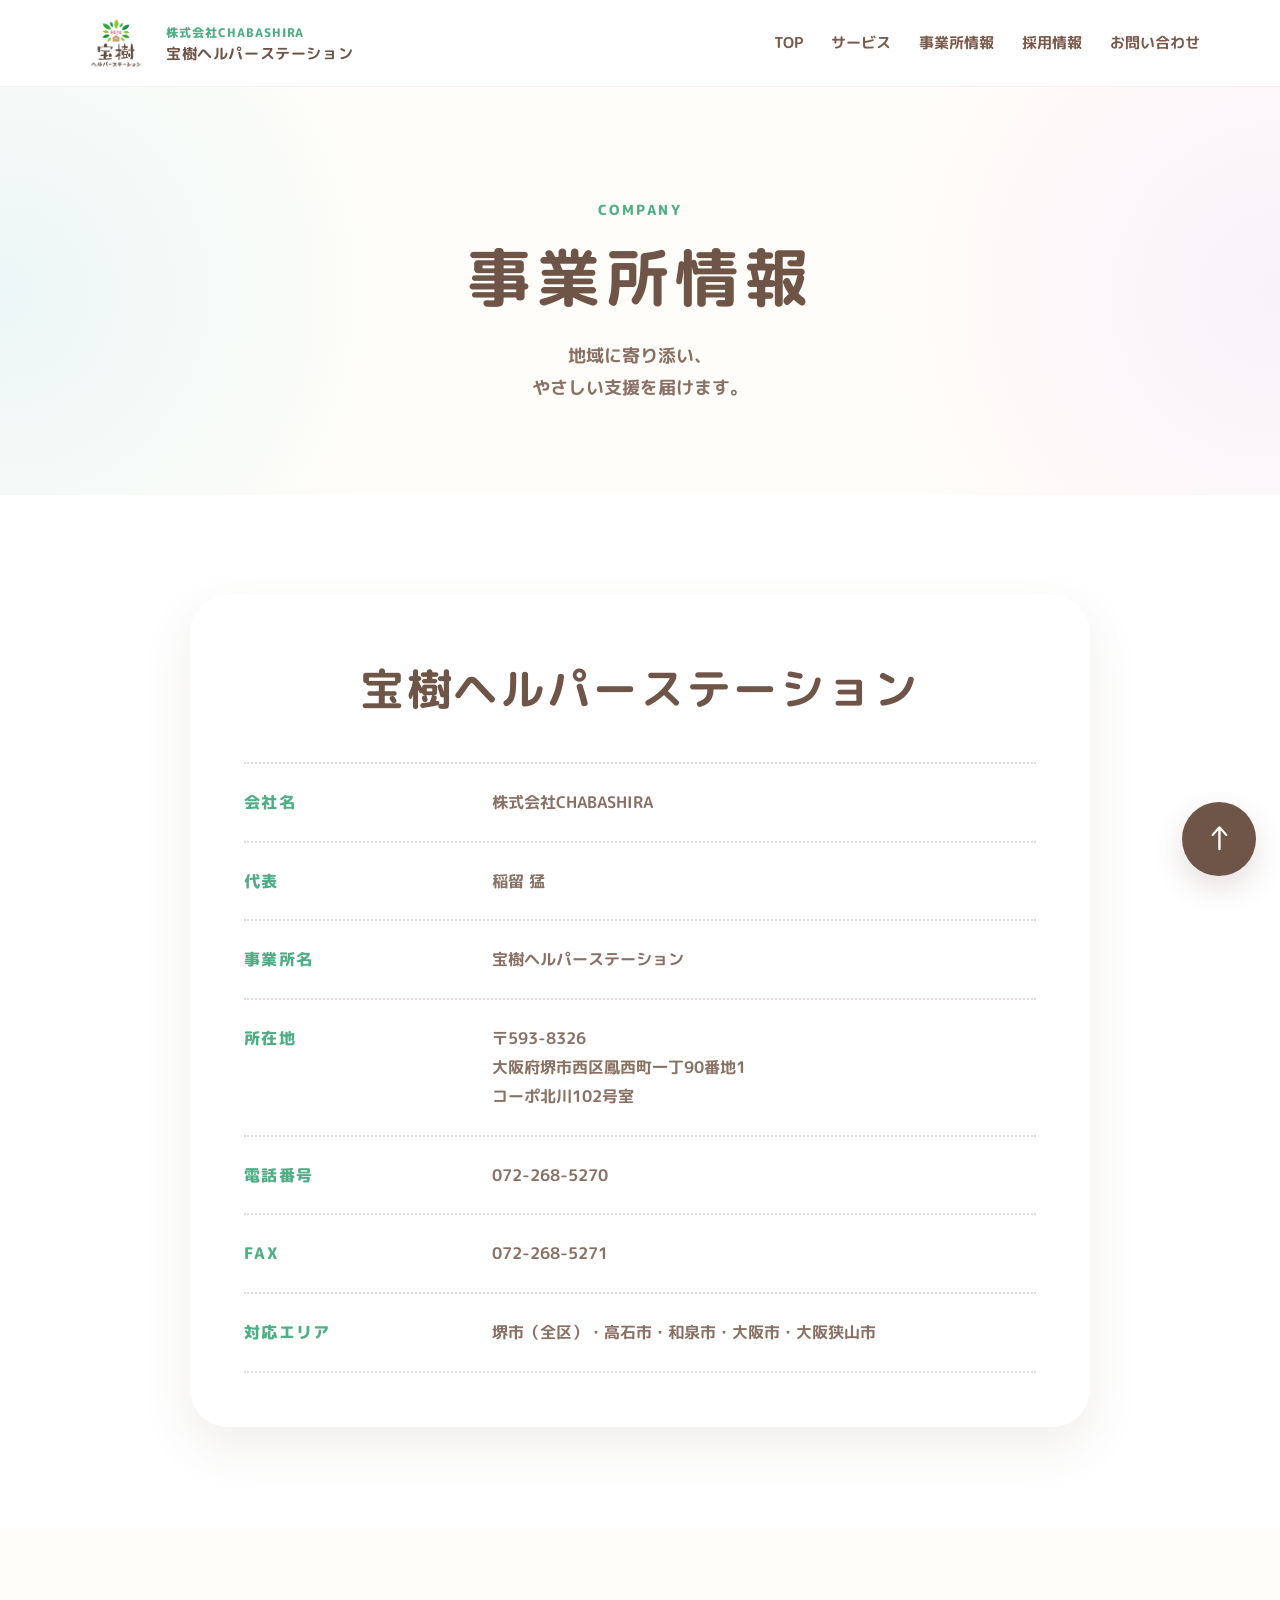
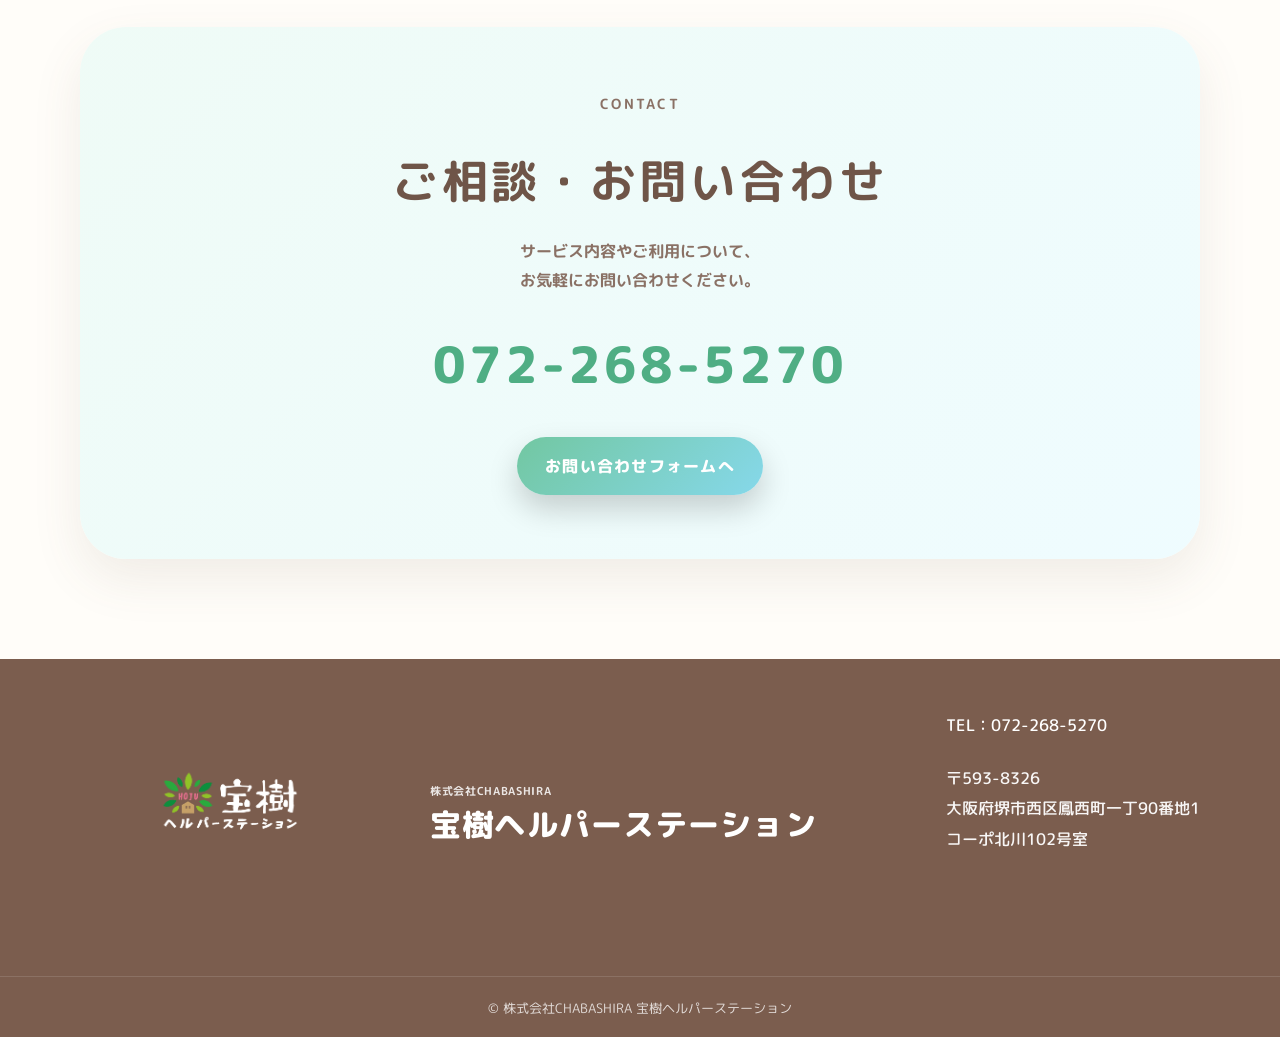
<file: company.html>
<!DOCTYPE html>
<html lang="ja">
<head>
  <meta charset="UTF-8">
  <meta name="viewport" content="width=device-width, initial-scale=1.0">

  <title>事業所情報｜宝樹ヘルパーステーション</title>

  <meta
  name="description"
  content="宝樹ヘルパーステーションの事業所情報です。所在地、電話番号、FAX、対応エリアなどをご案内しています。"
  >

  <link rel="icon" href="/img/favicon.png" type="image/png">
  <link rel="shortcut icon" href="/img/favicon.png" type="image/png">
  <link rel="apple-touch-icon" sizes="180x180" href="/img/favicon.png">

  <link rel="stylesheet" href="css/style.css">

  <link rel="preconnect" href="https://fonts.googleapis.com">
  <link rel="preconnect" href="https://fonts.gstatic.com" crossorigin>

  <link href="https://fonts.googleapis.com/css2?family=M+PLUS+Rounded+1c:wght@400;500;700;800&display=swap" rel="stylesheet">
</head>

<body>

<header class="header">

  <div class="container header-inner">

    <a href="index.html" class="logo">

      <img
        src="img/logo-hoju1.jpg"
        alt="宝樹ヘルパーステーション ロゴ"
        width="58"
        height="58"
      >

      <span>
        <small>株式会社CHABASHIRA</small>
        <strong>宝樹ヘルパーステーション</strong>
      </span>

    </a>

    <button class="menu-button" aria-label="メニューを開く">
      <span></span>
      <span></span>
      <span></span>
    </button>

    <nav class="nav">
      <a href="index.html">TOP</a>
      <a href="service.html">サービス</a>
      <a href="company.html">事業所情報</a>
      <a href="recruit.html">採用情報</a>
      <a href="index.html#contact">お問い合わせ</a>
    </nav>

  </div>

</header>

<main id="top">

<section class="page-hero">

  <div class="container">

    <p class="section-en">
      COMPANY
    </p>

    <h1>
      事業所情報
    </h1>

    <p>
      地域に寄り添い、<br>
      やさしい支援を届けます。
    </p>

  </div>

</section>

<section class="company">

  <div class="container">

    <div class="company-box">

      <h2>
        宝樹ヘルパーステーション
      </h2>

      <dl class="company-list">

        <div>
          <dt>会社名</dt>

          <dd>
            株式会社CHABASHIRA
          </dd>
        </div>
        
        <div>
          <dt>代表</dt>
          
          <dd>
            稲留 猛
          </dd>
        </div>

        <div>
          <dt>事業所名</dt>

          <dd>
            宝樹ヘルパーステーション
          </dd>
        </div>

        <div>
          <dt>所在地</dt>

          <dd>
            〒593-8326<br>
            大阪府堺市西区鳳西町一丁90番地1<br>
            コーポ北川102号室
          </dd>
        </div>

        <div>
          <dt>電話番号</dt>

          <dd>
            <a href="tel:0722685270">
              072-268-5270
            </a>
          </dd>
        </div>

        <div>
          <dt>FAX</dt>

          <dd>
            072-268-5271
          </dd>
        </div>

        <div>
          <dt>対応エリア</dt>

          <dd>
            堺市（全区）・高石市・和泉市・大阪市・大阪狭山市
          </dd>
        </div>

      </dl>

    </div>

  </div>

</section>

<section class="contact-cta">

  <div class="container">

    <div class="contact-box">

      <p class="section-en">
        CONTACT
      </p>

      <h2>
        ご相談・お問い合わせ
      </h2>

      <p>
        サービス内容やご利用について、<br>
        お気軽にお問い合わせください。
      </p>

      <a href="tel:0722685270" class="tel-link">
        072-268-5270
      </a>

      <div style="margin-top: 28px;">

        <a
          href="index.html#contact"
          class="btn-primary"
        >
          お問い合わせフォームへ
        </a>

      </div>

    </div>

  </div>

</section>

</main>

<footer class="footer">

  <div class="container footer-inner">

    <div class="footer-brand">
      <a href="index.html#top">
        <img
          src="img/logo-hoju2.png"
          alt="宝樹ヘルパーステーション ロゴ"
          width="260"
          height="139"
        >
      </a>

      <div class="footer-text">

        <p class="footer-company">
          株式会社CHABASHIRA
        </p>

        <p class="footer-name">
          宝樹ヘルパーステーション
        </p>

      </div>

    </div>

    <div class="footer-info">

      <p>
        TEL：072-268-5270
      </p>

      <p class="footer-address">

        〒593-8326<br>
        大阪府堺市西区鳳西町一丁90番地1<br>
        コーポ北川102号室

      </p>

    </div>

  </div>

  <p class="copyright">
    © 株式会社CHABASHIRA 宝樹ヘルパーステーション
  </p>

</footer>

<a href="#top" class="to-top" aria-label="TOPへ戻る">
  ↑
</a>

<script>
const menuButton = document.querySelector('.menu-button');
const nav = document.querySelector('.nav');

menuButton.addEventListener('click', () => {
  nav.classList.toggle('open');
  menuButton.classList.toggle('active');
});
</script>

</body>
</html>
</file>
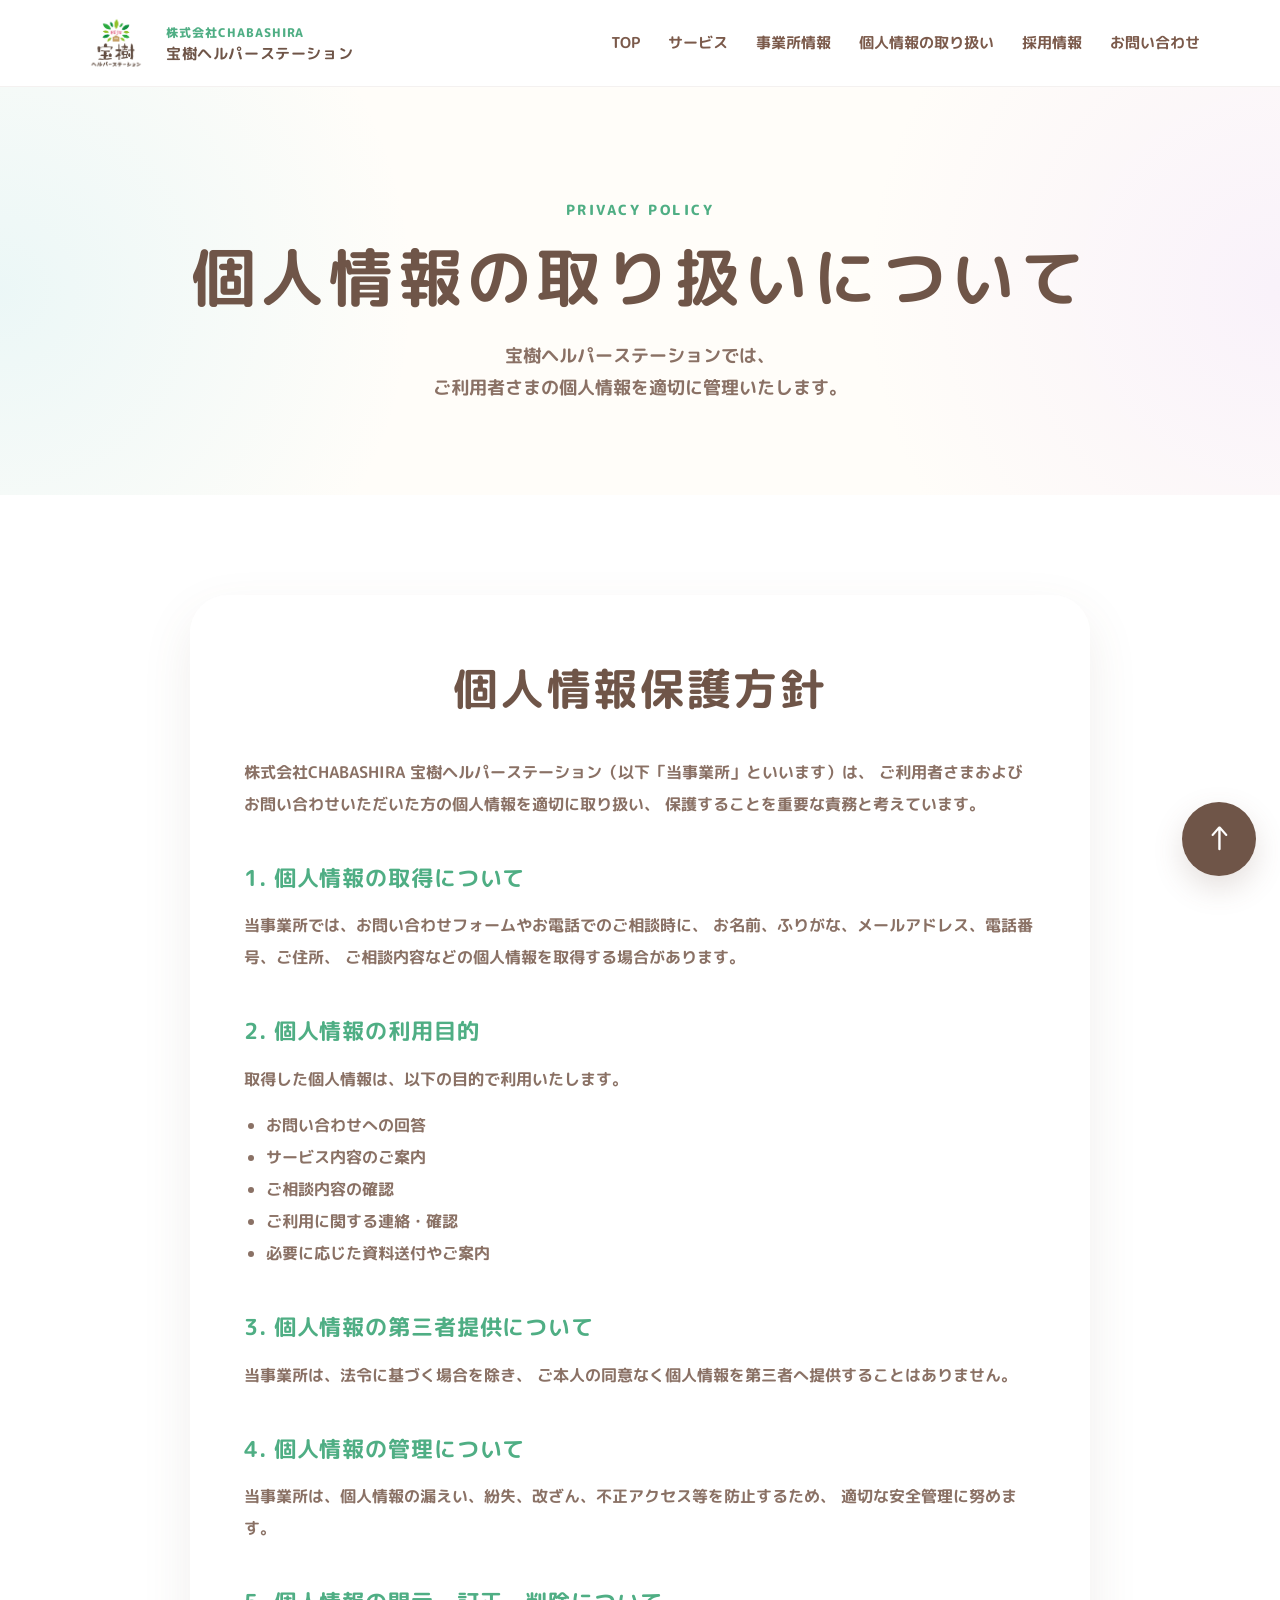
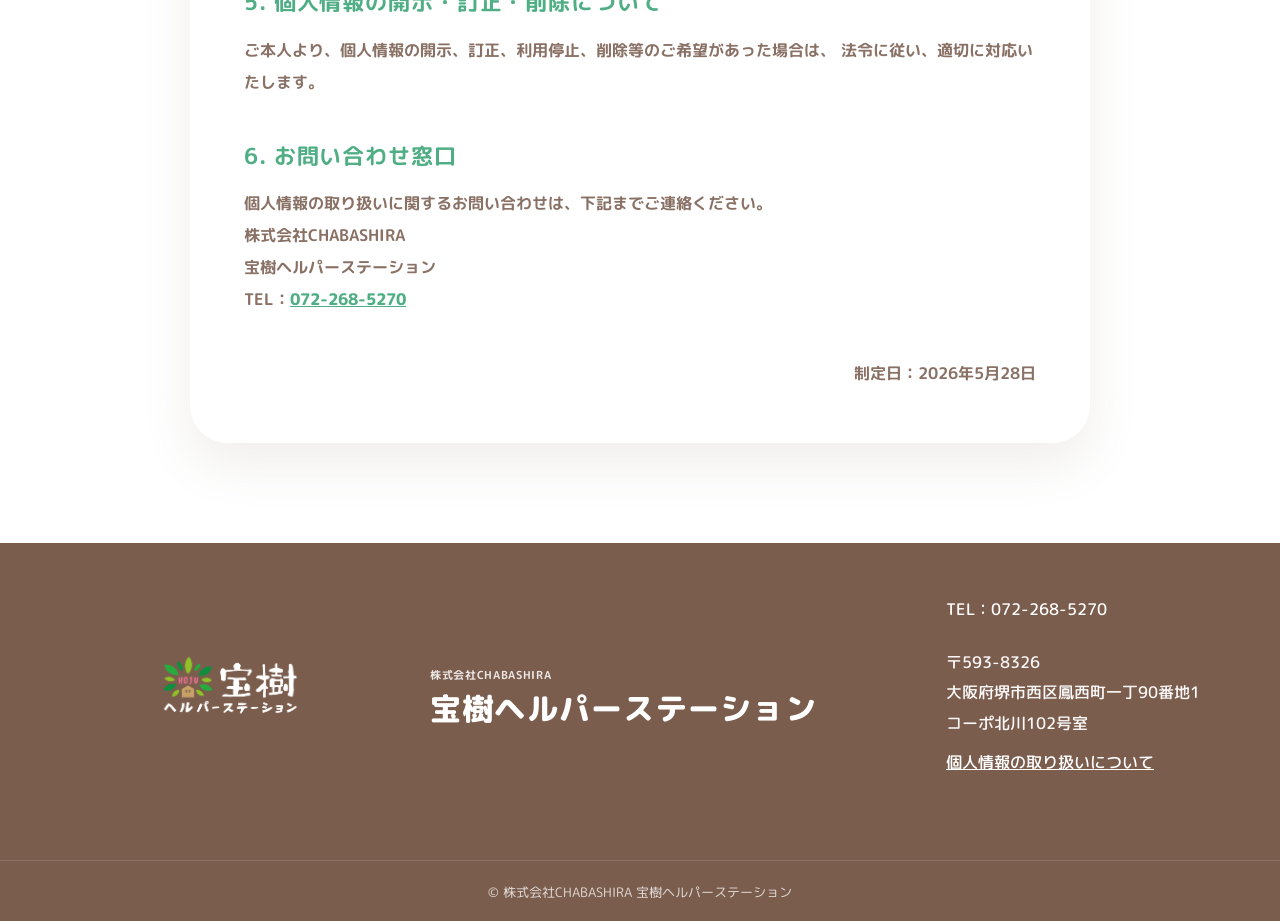
<file: privacy.html>
<!DOCTYPE html>
<html lang="ja">
<head>
  <meta charset="UTF-8">
  <meta name="viewport" content="width=device-width, initial-scale=1.0">

  <title>個人情報の取り扱いについて｜宝樹ヘルパーステーション</title>
  <meta
  name="description"
  content="株式会社CHABASHIRA 宝樹ヘルパーステーションの個人情報の取り扱いについてご案内しています。"
  >

  <link rel="icon" href="/img/favicon.png" type="image/png">
  <link rel="shortcut icon" href="/img/favicon.png" type="image/png">
  <link rel="apple-touch-icon" sizes="180x180" href="/img/favicon.png">

  <link rel="stylesheet" href="css/style.css">

  <link rel="preconnect" href="https://fonts.googleapis.com">
  <link rel="preconnect" href="https://fonts.gstatic.com" crossorigin>
  <link href="https://fonts.googleapis.com/css2?family=M+PLUS+Rounded+1c:wght@400;500;700;800&display=swap" rel="stylesheet">
</head>

<body>

<header class="header">
  <div class="container header-inner">

    <a href="index.html" class="logo">
      <img src="img/logo-hoju1.jpg" alt="宝樹ヘルパーステーション ロゴ" width="58" height="58">

      <span>
        <small>株式会社CHABASHIRA</small>
        <strong>宝樹ヘルパーステーション</strong>
      </span>
    </a>

    <button class="menu-button" aria-label="メニューを開く">
      <span></span>
      <span></span>
      <span></span>
    </button>

    <nav class="nav">
      <a href="index.html">TOP</a>
      <a href="service.html">サービス</a>
      <a href="company.html">事業所情報</a>
      <a href="privacy.html">個人情報の取り扱い</a>
      <a href="recruit.html">採用情報</a>
      <a href="index.html#contact">お問い合わせ</a>
    </nav>

  </div>
</header>

<main id="top">

<section class="page-hero">
  <div class="container">
    <p class="section-en">PRIVACY POLICY</p>
    <h1>個人情報の取り扱いについて</h1>
    <p>
      宝樹ヘルパーステーションでは、<br>
      ご利用者さまの個人情報を適切に管理いたします。
    </p>
  </div>
</section>

<section class="privacy">
  <div class="container">

    <div class="privacy-box">

      <h2>個人情報保護方針</h2>

      <p>
        株式会社CHABASHIRA 宝樹ヘルパーステーション（以下「当事業所」といいます）は、
        ご利用者さまおよびお問い合わせいただいた方の個人情報を適切に取り扱い、
        保護することを重要な責務と考えています。
      </p>

      <h3>1. 個人情報の取得について</h3>
      <p>
        当事業所では、お問い合わせフォームやお電話でのご相談時に、
        お名前、ふりがな、メールアドレス、電話番号、ご住所、
        ご相談内容などの個人情報を取得する場合があります。
      </p>

      <h3>2. 個人情報の利用目的</h3>
      <p>
        取得した個人情報は、以下の目的で利用いたします。
      </p>

      <ul>
        <li>お問い合わせへの回答</li>
        <li>サービス内容のご案内</li>
        <li>ご相談内容の確認</li>
        <li>ご利用に関する連絡・確認</li>
        <li>必要に応じた資料送付やご案内</li>
      </ul>

      <h3>3. 個人情報の第三者提供について</h3>
      <p>
        当事業所は、法令に基づく場合を除き、
        ご本人の同意なく個人情報を第三者へ提供することはありません。
      </p>

      <h3>4. 個人情報の管理について</h3>
      <p>
        当事業所は、個人情報の漏えい、紛失、改ざん、不正アクセス等を防止するため、
        適切な安全管理に努めます。
      </p>

      <h3>5. 個人情報の開示・訂正・削除について</h3>
      <p>
        ご本人より、個人情報の開示、訂正、利用停止、削除等のご希望があった場合は、
        法令に従い、適切に対応いたします。
      </p>

      <h3>6. お問い合わせ窓口</h3>
      <p>
        個人情報の取り扱いに関するお問い合わせは、下記までご連絡ください。
      </p>

      <p>
        株式会社CHABASHIRA<br>
        宝樹ヘルパーステーション<br>
        TEL：<a href="tel:0722685270">072-268-5270</a>
      </p>

      <p class="privacy-date">
        制定日：2026年5月28日
      </p>

    </div>

  </div>
</section>

</main>

<footer class="footer">
  <div class="container footer-inner">

    <div class="footer-brand">
      <a href="index.html#top">
      <img src="img/logo-hoju2.png" alt="宝樹ヘルパーステーション ロゴ" width="260" height="139">
      </a>

      <div class="footer-text">
        <p class="footer-company">株式会社CHABASHIRA</p>
        <p class="footer-name">宝樹ヘルパーステーション</p>
      </div>
    </div>

    <div class="footer-info">
      <p>TEL：072-268-5270</p>

      <p class="footer-address">
        〒593-8326<br>
        大阪府堺市西区鳳西町一丁90番地1<br>
        コーポ北川102号室
      </p>

      <p>
        <a href="privacy.html">個人情報の取り扱いについて</a>
      </p>
    </div>

  </div>

  <p class="copyright">
    © 株式会社CHABASHIRA 宝樹ヘルパーステーション
  </p>
</footer>

<a href="#top" class="to-top" aria-label="TOPへ戻る">↑</a>

<script>
const menuButton = document.querySelector('.menu-button');
const nav = document.querySelector('.nav');

menuButton.addEventListener('click', () => {
  nav.classList.toggle('open');
  menuButton.classList.toggle('active');
});
</script>

</body>
</html>
</file>
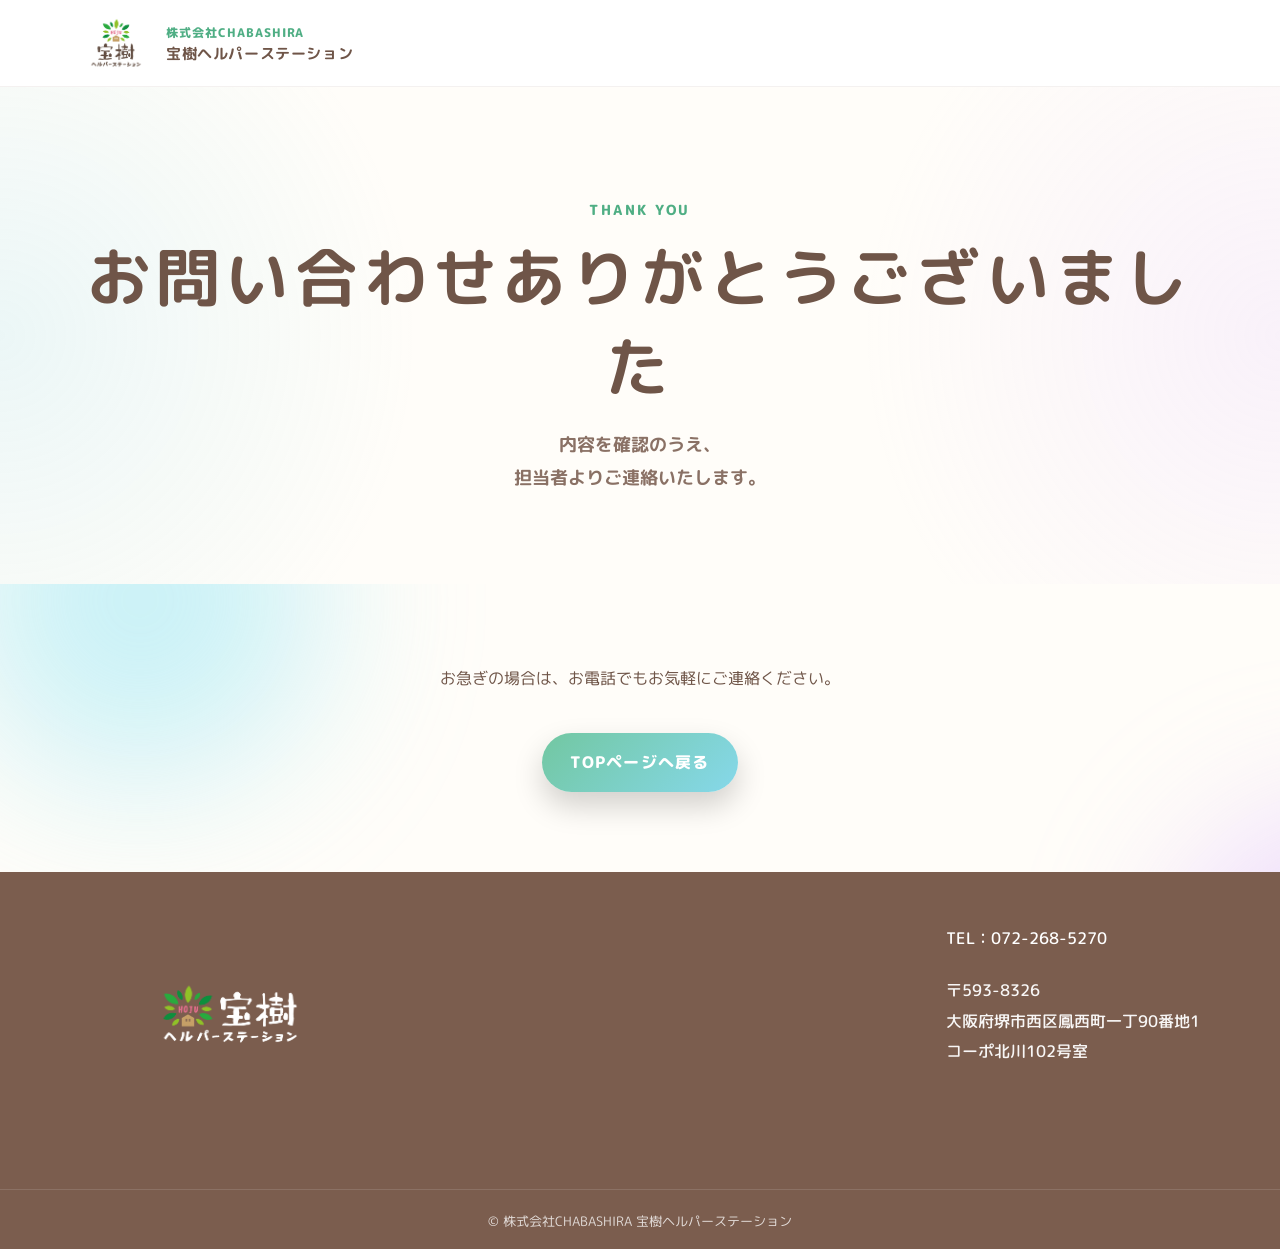
<file: thanks.html>
<!DOCTYPE html>
<html lang="ja">
<head>
  <meta charset="UTF-8">
  <meta name="viewport" content="width=device-width, initial-scale=1.0">
  <meta name="robots" content="noindex">

  <title>お問い合わせありがとうございました｜宝樹ヘルパーステーション</title>

  <link rel="icon" href="/img/favicon.png" type="image/png">
  <link rel="shortcut icon" href="/img/favicon.png" type="image/png">
  <link rel="apple-touch-icon" sizes="180x180" href="/img/favicon.png">

  <link rel="stylesheet" href="css/style.css">

  <link rel="preconnect" href="https://fonts.googleapis.com">
  <link rel="preconnect" href="https://fonts.gstatic.com" crossorigin>

  <link href="https://fonts.googleapis.com/css2?family=M+PLUS+Rounded+1c:wght@400;500;700;800&display=swap" rel="stylesheet">
</head>

<body>

<header class="header">

  <div class="container header-inner">

    <a href="index.html" class="logo">

      <img
        src="img/logo-hoju1.jpg"
        alt="宝樹ヘルパーステーション ロゴ"
        width="58"
        height="58"
      >

      <span>
        <small>株式会社CHABASHIRA</small>
        <strong>宝樹ヘルパーステーション</strong>
      </span>

    </a>

  </div>

</header>

<main>

<section class="page-hero">

  <div class="container">

    <p class="section-en">
      THANK YOU
    </p>

    <h1>
      お問い合わせありがとうございました
    </h1>

    <p>
      内容を確認のうえ、<br>
      担当者よりご連絡いたします。
    </p>

  </div>

</section>

<section style="padding:80px 0;">

  <div class="container" style="text-align:center;">

    <p style="margin-bottom:40px;">
      お急ぎの場合は、お電話でもお気軽にご連絡ください。
    </p>

    <a
      href="index.html"
      class="btn-primary"
    >
      TOPページへ戻る
    </a>

  </div>

</section>

</main>

<footer class="footer">

  <div class="container footer-inner">

    <div class="footer-brand">

      <img
        src="img/logo-hoju2.png"
        alt="宝樹ヘルパーステーション ロゴ"
        width="260"
        height="139"
      >

    </div>

    <div class="footer-info">

      <p>TEL：072-268-5270</p>

      <p class="footer-address">
        〒593-8326<br>
        大阪府堺市西区鳳西町一丁90番地1<br>
        コーポ北川102号室
      </p>

    </div>

  </div>

  <p class="copyright">
    © 株式会社CHABASHIRA 宝樹ヘルパーステーション
  </p>

</footer>

</body>
</html>
</file>
<file: css/style.css>
:root {
  --brown: #6f5548;
  --brown-light: #8a7165;
  --green: #72c7a1;
  --green-deep: #4fae84;
  --green-dark: #173c2b;
  --green-light: #eefbf6;
  --sky: #86d8ea;
  --sky-light: #eefcff;
  --cream: #fffdf9;
  --white: #ffffff;
  --shadow: 0 20px 50px rgba(111, 85, 72, .1);
}

* {
  margin: 0;
  padding: 0;
  box-sizing: border-box;
}

html {
  width: 100%;
  max-width: 100%;
  scroll-behavior: smooth;
  overflow-x: clip;
}

body {
  width: 100%;
  max-width: 100%;
  font-family: 'M PLUS Rounded 1c', sans-serif;
  color: var(--brown);
  line-height: 1.8;
  background: var(--cream);
  overflow-x: clip;
  position: relative;
}

a {
  color: inherit;
  text-decoration: none;
}

img,
video {
  display: block;
  max-width: 100%;
}

img {
  filter: saturate(94%);
}

main {
  overflow-x: hidden;
}

main {
  position: relative;
}

.service-detail {
  position: relative;
  overflow: hidden;
}

.service-detail::before {
  content: "";
  position: absolute;
  width: 260px;
  height: 260px;
  border-radius: 50%;
  background: #ffd8e8;
  filter: blur(90px);
  opacity: .4;
  top: 120px;
  right: -80px;
}

.company {
  position: relative;
  overflow: hidden;
}

.company::before {
  content: "";
  position: absolute;
  width: 260px;
  height: 260px;
  border-radius: 50%;
  background: #c8b0ff;
  filter: blur(90px);
  opacity: 0;
  bottom: 40px;
  left: -80px;
}

.container {
  width: min(1120px, calc(100% - 32px));
  margin: auto;
}

body::before,
body::after {
  content: "";
  position: fixed;
  z-index: -1;
  border-radius: 50%;
  filter: blur(80px);
  opacity: .55;
  max-width: 100vw;
}

body::before {
  width: 360px;
  height: 360px;
  background: #9fe8f5;
  left: -40px;
  top: 420px;
}

body::after {
  width: 340px;
  height: 340px;
  background: #d9b7ff;
  right: -240px;
  bottom: -260px;
}

.header {
  position: sticky;
  top: 0;
  z-index: 100;
  width: 100%;
  background: rgba(255, 255, 255, .9);
  backdrop-filter: blur(14px);
  border-bottom: 1px solid rgba(111, 85, 72, .08);
}

.header-inner {
  position: relative;
  max-width: 1120px;
  height: 86px;
  display: flex;
  justify-content: space-between;
  align-items: center;
}

.logo {
  display: flex;
  align-items: center;
  gap: 14px;
}

.logo img {
  width: 72px;
  height: 72px;
  border-radius: 50%;
  object-fit: cover;
  transition: .35s ease;
}

.logo:hover img {
  transform: rotate(-4deg) scale(1.04);
}

.logo small {
  display: block;
  font-size: 12px;
  color: var(--green-deep);
  font-weight: 800;
  letter-spacing: .08em;
}

.logo strong {
  display: block;
  font-size: 15px;
  color: var(--brown);
  letter-spacing: .04em;
  line-height: 1.4;
}

.nav {
  display: flex;
  align-items: center;
  gap: 28px;
}

.nav a {
  position: relative;
  font-size: 0.95rem;
  font-weight: 700;
  color: #7b5a4b;
  text-decoration: none;
  transition: 0.3s;
  white-space: nowrap;
}

.nav a::after {
  content: "";
  position: absolute;
  left: 0;
  bottom: -8px;
  width: 0;
  height: 3px;
  border-radius: 999px;
  background: var(--green);
  transition: .3s ease;
}

.nav a:hover {
  color: var(--green-deep);
}

.nav a:hover::after {
  width: 100%;
}

.menu-button {
  display: none;
}


.services,
.area,
.about,
.strength,
.flow,
.voice,
.faq,
.contact,
.contact-cta,
.service-detail,
.company {
  padding: 100px 0;
}

.section-heading {
  text-align: center;
  margin-bottom: 58px;
}

.section-en {
  color: var(--green-deep);
  font-size: 14px;
  font-weight: 800;
  letter-spacing: .18em;
  margin-bottom: 10px;
}

.section-title {
  font-size: clamp(34px, 4vw, 50px);
  line-height: 1.4;
  letter-spacing: .08em;
  color: var(--brown);
}

.section-title.left {
  text-align: left;
}

.section-lead {
  margin-top: 14px;
  color: var(--brown-light);
  font-weight: 700;
}

.hero {
  position: relative;
  min-height: 780px;
  display: flex;
  align-items: center;
  overflow: hidden;
  background: var(--cream);
  padding: 70px 0;
}

.hero-bg {
  position: absolute;
  inset: 80px 4vw 50px 4vw;
  z-index: 0;
  overflow: hidden;
  border-radius: 80px 80px 170px 170px;
  opacity: 0;
  transform: translateY(34px) scale(.96);
  animation: heroImageIn 1.3s ease forwards;
  animation-delay: .9s;
}

.hero-bg video,
.hero-bg img {
  width: 100%;
  height: 100%;
  object-fit: cover;
  object-position: center;
  animation: heroZoom 12s ease-in-out infinite alternate;
}

.hero-overlay {
  position: absolute;
  inset: 80px 4vw 50px 4vw;
  z-index: 1;
  border-radius: 80px 80px 170px 170px;
  background: linear-gradient(
    90deg,
    rgba(23, 60, 43, .72),
    rgba(23, 60, 43, .30)
  );
  opacity: 0;
  animation: overlayIn 1.3s ease forwards;
  animation-delay: .9s;
}

.hero::before,
.hero::after {
  content: "";
  position: absolute;
  z-index: 0;
  filter: blur(6px);
  opacity: 0;
  transform: scale(.75);
  animation: blobIn 1.4s ease forwards, blobFloat 8s ease-in-out infinite;
}

.hero::before {
  width: 220px;
  height: 180px;
  background: #ffcfad;
  border-radius: 46% 54% 63% 37% / 42% 38% 62% 58%;
  top: 40px;
  left: 14%;
  animation-delay: .2s, 1.6s;
}

.hero::after {
  width: 240px;
  height: 180px;
  background: #c8b0ff;
  border-radius: 61% 39% 52% 48% / 41% 59% 41% 59%;
  bottom: 30px;
  right: 6%;
  animation-delay: .45s, 1.8s;
}

.hero-blur {
  position: absolute;
  border-radius: 50%;
  filter: blur(60px);
  opacity: .55;
  z-index: 0;
  animation: blobFloat 9s ease-in-out infinite;
}

.blur-1 {
  width: 260px;
  height: 260px;
  background: #9fe8f5;
  top: 80px;
  left: -60px;
  animation-delay: .2s;
}

.blur-2 {
  width: 220px;
  height: 220px;
  background: #ffd8e8;
  top: 120px;
  right: 8%;
  animation-delay: .8s;
}

.blur-3 {
  width: 260px;
  height: 260px;
  background: #ffe0b8;
  bottom: 60px;
  left: 12%;
  animation-delay: 1.4s;
}

.blur-4 {
  width: 280px;
  height: 280px;
  background: #d8c0ff;
  bottom: 20px;
  right: -30px;
  animation-delay: 2s;
}

.hero-content {
  position: relative;
  z-index: 2;
  color: white;
  max-width: 720px;
  margin: 0 auto;
  padding-inline: 40px;
  opacity: 0;
  transform: translateY(28px);
  animation: heroTextIn 1.1s ease forwards;
  animation-delay: 1.35s;
}

.hero-label {
  display: inline-block;
  padding: 10px 22px;
  margin-bottom: 28px;
  border-radius: 999px;
  background: rgba(255, 255, 255, .18);
  border: 1px solid rgba(255, 255, 255, .38);
  color: white;
  font-weight: 800;
  letter-spacing: .08em;
  backdrop-filter: blur(8px);
}

.hero h1 {
  font-size: clamp(42px, 5.2vw, 68px);
  line-height: 1.45;
  letter-spacing: .04em;
  color: white;
  text-shadow: 0 8px 28px rgba(0, 0, 0, .18);
}

.hero-copy {
  max-width: 680px;
  margin-top: 28px;
  margin-bottom: 34px;
  font-size: 19px;
  color: rgba(255, 255, 255, .92);
  font-weight: 700;
}

.hero-buttons {
  display: flex;
  flex-wrap: wrap;
  gap: 16px;
}

.btn-primary,
.btn-secondary {
  display: inline-flex;
  align-items: center;
  justify-content: center;
  min-width: 180px;
  padding: 15px 28px;
  border-radius: 999px;
  font-weight: 800;
  letter-spacing: .08em;
  transition: .35s ease;
}

.btn-primary {
  color: white;
  background: linear-gradient(135deg, var(--green), var(--sky));
  box-shadow: 0 14px 30px rgba(0, 0, 0, .18);
}

.btn-secondary {
  color: white;
  background: rgba(255, 255, 255, .14);
  border: 1px solid rgba(255, 255, 255, .55);
  backdrop-filter: blur(8px);
}

.btn-primary:hover,
.btn-secondary:hover {
  transform: translateY(-5px);
}

.hero-tel {
  margin-top: 36px;
  color: rgba(255, 255, 255, .86);
  font-weight: 700;
}

.hero-tel strong {
  display: block;
  margin-top: 4px;
  font-size: 32px;
  letter-spacing: .08em;
  color: white;
}

.about-inner {
  display: grid;
  grid-template-columns: 1fr .9fr;
  align-items: center;
  gap: 64px;
}

.about-image {
  position: relative;
}

.about-image img {
  width: 100%;
  height: 500px;
  object-fit: cover;
  border-radius: 48% 52% 46% 54% / 20% 18% 82% 80%;
  box-shadow: var(--shadow);
}

.about-message {
  position: absolute;
  left: 28px;
  bottom: 28px;
  max-width: 330px;
  padding: 18px 24px;
  border-radius: 22px;
  background: rgba(255, 255, 255, .92);
  box-shadow: 0 14px 30px rgba(0, 0, 0, .08);
}

.about-message span {
  display: block;
  color: var(--brown-light);
  font-size: 13px;
  font-weight: 700;
}

.about-message strong {
  color: var(--brown);
  font-size: 18px;
  letter-spacing: .04em;
}

.about-text p:not(.section-en) {
  margin-top: 20px;
  color: var(--brown-light);
  font-size: 17px;
  font-weight: 700;
}

.services {
  background:
    radial-gradient(circle at top right, rgba(114,199,161,.16), transparent 34%);
}

.service-grid {
  display: grid;
  grid-template-columns: repeat(4, 1fr);
  gap: 24px;
}

.service-card {
  overflow: hidden;
  border-radius: 32px;
  background: white;
  box-shadow: var(--shadow);
  transition: .35s ease;
  cursor: pointer;
}

.service-card img {
  width: 100%;
  height: 230px;
  object-fit: cover;
  transition: 1.2s ease;
}

.service-card:hover {
  transform: translateY(-10px);
  box-shadow: 0 26px 60px rgba(111,85,72,.14);
}

.service-card:hover img {
  transform: scale(1.05);
}

.service-card:hover h3 {
  color: var(--green-deep);
}

.service-body {
  padding: 24px;
}

.service-kana {
  display: block;
  margin-bottom: 4px;
  color: var(--green-deep);
  font-size: 12px;
  font-weight: 800;
  letter-spacing: .12em;
}

.service-body h3 {
  font-size: 24px;
  color: var(--brown);
  letter-spacing: .08em;
  margin-bottom: 10px;
  font-weight: 800;
  transition: .3s ease;
}

.service-body p {
  color: var(--brown-light);
  font-size: 15px;
}

.service-card::after {
  content: "詳しく見る →";
  display: block;
  margin: 0 24px 28px;
  padding: 12px 20px;
  border-radius: 999px;
  background: var(--green-light);
  color: var(--green-deep);
  font-weight: 800;
  text-align: center;
  letter-spacing: .08em;
  transition: .3s ease;
}

.service-card:hover::after {
  background: var(--green);
  color: white;
}

.strength {
  position: relative;
  overflow: hidden;
  background:
    radial-gradient(circle at left center, rgba(134,216,234,.12), transparent 34%),
    radial-gradient(circle at right center, rgba(217,183,255,.12), transparent 34%);
}

.strength::before,
.strength::after {
  content: "";
  position: absolute;
  border-radius: 50%;
  filter: blur(80px);
  opacity: .45;
  z-index: 0;
}

.strength::before {
  width: 260px;
  height: 260px;
  top: 70px;
  left: -90px;
}

.strength::after {
  width: 260px;
  height: 260px;
  background: #ead0ff;
  right: -90px;
  bottom: 30px;
}

.strength .container {
  position: relative;
  z-index: 1;
}

.strength-grid {
  display: grid;
  grid-template-columns: repeat(3, 1fr);
  gap: 34px;
}

.strength-card {
  overflow: hidden;
  border-radius: 38px;
  background: rgba(255,255,255,.94);
  box-shadow: var(--shadow);
  transition: .45s ease;
}

.strength-card:hover {
  transform: translateY(-10px);
  box-shadow: 0 26px 60px rgba(111,85,72,.14);
}

.strength-card img {
  width: 100%;
  height: 240px;
  object-fit: cover;
  transition: 1.2s ease;
}

.strength-card:hover img {
  transform: scale(1.05);
}

.strength-card:nth-child(1) img {
  object-position: center top;
}

.strength-card:nth-child(2) img {
  object-position: center;
}

.strength-card:nth-child(3) img {
  object-position: center 25%;
}

.strength-body {
  position: relative;
  padding: 36px 30px 38px;
}

.strength-number {
  position: absolute;
  top: -30px;
  left: 28px;
  display: flex;
  align-items: center;
  justify-content: center;
  width: 62px;
  height: 62px;
  border-radius: 22px;
  background: linear-gradient(135deg, var(--green), var(--sky));
  color: white;
  font-size: 22px;
  font-weight: 800;
  box-shadow: 0 12px 24px rgba(114,199,161,.35);
}

.strength-body h3 {
  margin-top: 22px;
  margin-bottom: 16px;
  color: var(--brown);
  font-size: 25px;
  line-height: 1.5;
  letter-spacing: .04em;
}

.strength-body p {
  color: var(--brown-light);
  font-size: 16px;
  font-weight: 700;
  line-height: 2;
}

.flow {
  position: relative;
  overflow: hidden;
  background:
    radial-gradient(circle at left center, rgba(134,216,234,.18), transparent 34%),
    radial-gradient(circle at right center, rgba(217,183,255,.18), transparent 34%);
}

.flow .section-heading {
  margin-bottom: 90px;
}

.flow-list {
  position: relative;
  display: grid;
  gap: 46px;
  max-width: 920px;
  margin: 0 auto;
}

.flow-list::before {
  display: none;
}

.flow-item {
  position: relative;
  display: grid;
  grid-template-columns: 170px 1fr;
  align-items: center;
  gap: 36px;
  padding: 42px 52px;
  border-radius: 38px;
  background: linear-gradient(135deg, #effff7, #f5fffd);
  box-shadow: var(--shadow);
}

.flow-item:not(:last-child)::after {
  content: "";
  position: absolute;
  left: 132px;
  bottom: -36px;
  width: 3px;
  height: 28px;
  border-left: 3px dotted rgba(114,199,161,.45);
}

.flow-icon-wrap {
  position: relative;
  display: flex;
  align-items: center;
  justify-content: center;
}

.flow-number {
  position: absolute;
  top: 8px;
  left: 8px;
  z-index: 2;
  display: flex;
  align-items: center;
  justify-content: center;
  width: 52px;
  height: 52px;
  border-radius: 50%;
  background: var(--brown);
  color: white;
  font-weight: 800;
  letter-spacing: .05em;
}

.flow-icon {
  display: flex;
  align-items: center;
  justify-content: center;
  width: 128px;
  height: 128px;
  border-radius: 50%;
  background: white;
  color: var(--green-deep);
  font-size: 42px;
  box-shadow: 0 14px 32px rgba(111,85,72,.08);
}

.flow-icon img {
  width: 58px;
  height: 58px;
  object-fit: contain;
}

.flow-body h3 {
  display: inline-block;
  margin-bottom: 18px;
  padding-bottom: 6px;
  border-bottom: 3px solid var(--brown);
  color: var(--brown);
  font-size: 28px;
  line-height: 1.5;
  letter-spacing: .04em;
}

.flow-body p {
  color: var(--brown-light);
  font-size: 17px;
  font-weight: 700;
  line-height: 2;
}

.voice {
  position: relative;
  overflow: hidden;
  background:
    radial-gradient(circle at left center, rgba(134,216,234,.10), transparent 30%),
    radial-gradient(circle at right center, rgba(217,183,255,.10), transparent 30%);
}

.voice-grid {
  display: grid;
  grid-template-columns: repeat(2, 1fr);
  gap: 34px;
  max-width: 1100px;
  margin: 0 auto;
}

.voice-card {
  padding: 38px;
  border-radius: 34px;
  background: linear-gradient(135deg, #effcf7, #f7fffd);
  box-shadow: 0 24px 60px rgba(111,85,72,.12);
  transition: .4s ease;
}

.voice-card:hover {
  transform: translateY(-8px);
  box-shadow: 0 26px 48px rgba(111,85,72,.10);
}

.voice-head {
  display: flex;
  align-items: center;
  gap: 24px;
  margin-bottom: 28px;
}

.voice-icon {
  flex-shrink: 0;
  width: 96px;
  height: 96px;
  border-radius: 50%;
  background: #ffffff;
  box-shadow: 0 10px 24px rgba(111,85,72,.05);
  display: flex;
  align-items: center;
  justify-content: center;
  overflow: hidden;
}

.voice-icon img {
  width: 68px;
  height: 68px;
  object-fit: cover;
  border-radius: 50%;
}

.voice-meta h3 {
  margin-top: 10px;
  color: var(--brown);
  font-size: 30px;
  line-height: 1.5;
  letter-spacing: .04em;
}

.voice-tag {
  display: inline-flex;
  align-items: center;
  justify-content: center;
  padding: 8px 16px;
  border-radius: 999px;
  background: #f4b3ba;
  color: white;
  font-size: 13px;
  font-weight: 800;
  letter-spacing: .08em;
}

.voice-tag.green {
  background: var(--sky);
}

.voice-text {
  color: var(--brown-light);
  font-size: 17px;
  font-weight: 700;
  line-height: 2.1;
}

.faq {
  position: relative;
  overflow: hidden;
  background:
    radial-gradient(circle at left center, rgba(134,216,234,.10), transparent 30%),
    radial-gradient(circle at right center, rgba(217,183,255,.10), transparent 30%);
}

.faq-list {
  max-width: 980px;
  margin: 0 auto;
}

.faq-item {
  border-bottom: 2px dotted rgba(111,85,72,.28);
}

.faq-item summary {
  list-style: none;
  cursor: pointer;
  display: grid;
  grid-template-columns: 72px 1fr 42px;
  align-items: center;
  gap: 28px;
  padding: 34px 0;
  color: var(--brown);
}

.faq-item summary::-webkit-details-marker {
  display: none;
}

.faq-q,
.faq-a {
  display: flex;
  align-items: center;
  justify-content: center;
  width: 64px;
  height: 64px;
  border-radius: 50%;
  font-size: 26px;
  font-weight: 800;
}

.faq-q {
  background: var(--brown);
  color: white;
}

.faq-a {
  background: #f5f2ef;
  color: var(--brown);
  flex-shrink: 0;
}

.faq-title {
  color: var(--brown);
  font-size: 24px;
  font-weight: 800;
  line-height: 1.6;
}

.faq-icon {
  position: relative;
  width: 34px;
  height: 34px;
}

.faq-icon::before,
.faq-icon::after {
  content: "";
  position: absolute;
  background: var(--brown);
  border-radius: 999px;
}

.faq-icon::before {
  top: 50%;
  left: 0;
  width: 100%;
  height: 2px;
}

.faq-icon::after {
  top: 0;
  left: 50%;
  width: 2px;
  height: 100%;
  transition: .3s ease;
}

.faq-item[open] .faq-icon::after {
  transform: rotate(90deg);
  opacity: 0;
}

.faq-answer {
  display: flex;
  gap: 28px;
  padding: 0 72px 34px 100px;
}

.faq-answer p {
  color: var(--brown-light);
  font-size: 17px;
  font-weight: 700;
  line-height: 2.1;
}

.contact {
  position: relative;
  overflow: hidden;
  background:
    radial-gradient(circle at left center, rgba(134,216,234,.10), transparent 30%),
    radial-gradient(circle at right center, rgba(217,183,255,.10), transparent 30%)
}

.contact-tel {
  max-width: 760px;
  margin: 0 auto 80px;
  padding: 38px 24px;
  text-align: center;
  border-radius: 34px;
  border: 2px dotted rgba(111,85,72,.28);
  background: rgba(255,255,255,.88);
  box-shadow: 0 18px 38px rgba(111,85,72,.05);
}

.contact-tel p {
  color: var(--brown);
  font-size: 18px;
  font-weight: 800;
}

.contact-tel a {
  display: block;
  margin: 8px 0;
  color: var(--brown);
  font-size: clamp(34px, 5vw, 54px);
  font-weight: 800;
  letter-spacing: .06em;
}

.contact-tel span {
  color: var(--brown-light);
  font-size: 15px;
  font-weight: 700;
}

.contact-form {
  max-width: 980px;
  margin: 0 auto;
}

.form-row {
  display: grid;
  grid-template-columns: 240px 1fr;
  gap: 34px;
  align-items: center;
  padding: 34px 0;
  border-top: 2px dotted rgba(111,85,72,.20);
}

.form-row:last-of-type {
  align-items: start;
  border-bottom: 2px dotted rgba(111,85,72,.20);
}

.form-row label,
.form-label {
  color: var(--brown);
  font-size: 18px;
  font-weight: 800;
  line-height: 1.8;
}

.form-row label span {
  margin-left: 8px;
  color: #ef97a8;
  font-size: 13px;
}

.form-row input,
.form-row select,
.form-row textarea {
  width: 100%;
  padding: 18px 20px;
  border: 1px solid rgba(111,85,72,.10);
  border-radius: 12px;
  background: rgba(255,255,255,.90);
  color: var(--brown);
  font-family: inherit;
  font-size: 16px;
  font-weight: 700;
  transition: .3s ease;
}

.form-row input:focus,
.form-row select:focus,
.form-row textarea:focus {
  outline: none;
  border-color: rgba(114,199,161,.55);
  box-shadow: 0 0 0 4px rgba(114,199,161,.12);
}

.form-row textarea {
  resize: vertical;
}

.form-row input::placeholder,
.form-row textarea::placeholder {
  color: rgba(111,85,72,.42);
}

.checkbox-group,
.radio-group {
  display: flex;
  flex-wrap: wrap;
  gap: 18px 28px;
}

.check-item,
.radio-item {
  display: flex;
  align-items: center;
  gap: 10px;
  cursor: pointer;
  color: var(--brown-light);
  font-size: 16px;
  font-weight: 700;
}

.check-item input,
.radio-item input {
  width: 20px;
  height: 20px;
}

.form-button {
  display: block;
  min-width: 240px;
  margin: 54px auto 0;
  padding: 20px 44px;
  border: none;
  border-radius: 999px;
  background: linear-gradient(135deg, var(--green), var(--sky));
  color: white;
  font-family: inherit;
  font-size: 17px;
  font-weight: 800;
  letter-spacing: .08em;
  cursor: pointer;
  box-shadow: 0 16px 34px rgba(114,199,161,.24);
  transition: .35s ease;
}

.form-button:hover {
  transform: translateY(-5px);
}

.contact-cta {
  background: var(--cream);
}

.contact-box {
  text-align: center;
  padding: 64px 24px;
  border-radius: 46px;
  background: linear-gradient(135deg, rgba(238,251,246,.95), rgba(238,252,255,.95));
  box-shadow: var(--shadow);
}

.contact-box h2 {
  font-size: clamp(30px, 4vw, 46px);
  color: var(--brown);
  letter-spacing: .08em;
  margin-bottom: 14px;
}

.contact-box p {
  color: var(--brown-light);
  margin-bottom: 24px;
  font-weight: 700;
}

.tel-link {
  display: inline-block;
  font-size: clamp(32px, 5vw, 50px);
  font-weight: 800;
  color: var(--green-deep);
  letter-spacing: .06em;
  transition: .35s ease;
}

.tel-link:hover {
  letter-spacing: .1em;
}

.page-hero {
  padding: 110px 0 90px;
  text-align: center;
  background:
    radial-gradient(circle at left center, rgba(134,216,234,.16), transparent 32%),
    radial-gradient(circle at right center, rgba(217,183,255,.16), transparent 32%),
    var(--cream);
}

.page-hero h1 {
  margin-bottom: 18px;
  color: var(--brown);
  font-size: clamp(42px, 5vw, 64px);
  line-height: 1.4;
  letter-spacing: .08em;
}

.page-hero p:not(.section-en) {
  color: var(--brown-light);
  font-size: 18px;
  font-weight: 700;
}

.service-detail {
  background: #ffffff;
}

.service-detail-grid {
  display: grid;
  grid-template-columns: repeat(2, 1fr);
  gap: 34px;
}

.detail-card {
  position: relative;
  overflow: hidden;
  padding: 0 32px 38px;
  border-radius: 38px;
  background: rgba(255,255,255,.96);
  box-shadow: var(--shadow);
  scroll-margin-top: 120px;
}

.detail-card img {
  width: calc(100% + 64px);
  height: 260px;
  margin: 0 -32px 36px;
  object-fit: cover;
  position: relative;
  z-index: 1;
}

.service-mark {
  position: absolute;
  top: 220px;
  left: 32px;
  width: 68px;
  height: 68px;
  border-radius: 20px;
  background: linear-gradient(
    135deg,
    #7fd3b3,
    #77cfe7
  );
  color: #fff;
  display: flex;
  align-items: center;
  justify-content: center;
  font-size: 1.5rem;
  font-weight: 800;
  box-shadow: 0 10px 24px rgba(0,0,0,0.08);
  z-index: 5;
}

.detail-card h2 {
  margin-top: 18px;
  margin-bottom: 18px;
  color: var(--brown);
  font-size: 32px;
  letter-spacing: .06em;
}

.detail-card p {
  color: var(--brown-light);
  font-size: 17px;
  font-weight: 700;
  line-height: 2;
}

.detail-list {
  display: grid;
  gap: 10px;
  margin-top: 24px;
  list-style: none;
}

.detail-list li {
  position: relative;
  padding-left: 24px;
  color: var(--brown-light);
  font-weight: 800;
}

.detail-list li::before {
  content: "";
  position: absolute;
  top: .8em;
  left: 0;
  width: 10px;
  height: 10px;
  border-radius: 50%;
  background: var(--green);
}

.company {
  background: #ffffff;
}

.company-box {
  max-width: 900px;
  margin: 0 auto;
  padding: 54px;
  border-radius: 38px;
  background: rgba(255,255,255,.985);
  box-shadow: var(--shadow);
}

.company-box h2 {
  margin-bottom: 34px;
  color: var(--brown);
  font-size: clamp(30px, 4vw, 44px);
  letter-spacing: .06em;
  text-align: center;
}

.company-list {
  display: grid;
  gap: 0;
}

.company-list div {
  display: grid;
  grid-template-columns: 220px 1fr;
  gap: 28px;
  padding: 24px 0;
  border-top: 2px dotted rgba(111,85,72,.20);
}

.company-list div:last-child {
  border-bottom: 2px dotted rgba(111,85,72,.20);
}

.company-list dt {
  color: var(--green-deep);
  font-weight: 800;
  letter-spacing: .08em;
}

.company-list dd {
  color: var(--brown-light);
  font-weight: 700;
}

.company-list a {
  color: inherit;
  font-weight: inherit;
}

.footer {
  background: #7b5d4e;
  padding: 36px 0 16px;
  color: #fff;
  overflow: hidden;
}

.footer-inner {
  max-width: 1200px;
  margin: 0 auto;
  display: flex;
  justify-content: space-between;
  align-items: flex-start;
  gap: 80px;
}

.footer-brand {
  display: flex;
  align-items: center;
  gap: 40px;
  margin-left: -10px;
}

.footer-brand img {
  width: 320px;
  height: auto;
  object-fit: contain;
  flex-shrink: 0;
  margin-bottom: 24px;
}

.footer-text {
  display: flex;
  flex-direction: column;
}

.footer-company {
  font-size: 11px;
  font-weight: 700;
  letter-spacing: .06em;
  opacity: .85;
}

.footer-name {
  color: #fff;
  font-size: clamp(22px, 2.4vw, 32px);
  font-weight: 800;
  line-height: 1.5;
  letter-spacing: .04em;
}

.footer-info {
  display: flex;
  flex-direction: column;
  gap: 12px;
  font-size: 16px;
  line-height: 1.6;
  font-weight: 500;
  margin-top: 18px;
}

.footer-address {
  margin-top: 12px;
  font-size: 16px;
  line-height: 1.9;
  font-weight: 500;
  opacity: .95;
}

.copyright {
  margin-top: 42px;
  padding-top: 20px;
  border-top: 1px solid rgba(255,255,255,.12);
  text-align: center;
  font-size: 13px;
  color: rgba(255,255,255,.78);
}

.to-top {
  position: fixed;
  right: 24px;
  bottom: 24px;
  z-index: 999;
  width: 74px;
  height: 74px;
  border-radius: 50%;
  display: flex;
  align-items: center;
  justify-content: center;
  background: var(--brown);
  color: #fff;
  font-size: 34px;
  box-shadow: 0 12px 30px rgba(111,85,72,.18);
  transition: .3s ease;
}

.to-top:hover {
  transform: translateY(-6px);
  opacity: .9;
}

.fade-up {
  opacity: 0;
  transform: translateY(50px) scale(.96);
  filter: blur(1.8px);
  transition:
    opacity 1.5s ease,
    transform 1.5s cubic-bezier(.22,1,.36,1),
    filter 1.5s ease;
}

.fade-up.show {
  opacity: 1;
  transform: translateY(0) scale(1);
  filter: blur(0);
}

.delay-1 {
  transition-delay: .15s;
}

.delay-2 {
  transition-delay: .3s;
}

.delay-3 {
  transition-delay: .45s;
}

.delay-4 {
  transition-delay: .6s;
}

.privacy {
  padding: 100px 0;
  background: #ffffff;
}

.privacy-box {
  max-width: 900px;
  margin: 0 auto;
  padding: 54px;
  border-radius: 38px;
  background: rgba(255,255,255,.985);
  box-shadow: var(--shadow);
}

.privacy-box h2 {
  margin-bottom: 28px;
  color: var(--brown);
  font-size: clamp(30px, 4vw, 44px);
  letter-spacing: .06em;
  text-align: center;
}

.privacy-box h3 {
  margin-top: 38px;
  margin-bottom: 12px;
  color: var(--green-deep);
  font-size: 22px;
  letter-spacing: .04em;
}

.privacy-box p,
.privacy-box li {
  color: var(--brown-light);
  font-size: 16px;
  font-weight: 700;
  line-height: 2;
}

.privacy-box ul {
  margin-top: 14px;
  padding-left: 1.4em;
}

.privacy-box a {
  color: var(--green-deep);
  font-weight: 800;
  text-decoration: underline;
}

.privacy-date {
  margin-top: 42px;
  text-align: right;
}

.privacy-check-row {
  border-top: none;
  padding-top: 18px;
}

.privacy-check {
  display: flex;
  align-items: center;
  gap: 12px;
  color: var(--brown-light);
  font-size: 16px;
  font-weight: 700;
  cursor: pointer;
}

.privacy-check input {
  width: 20px;
  height: 20px;
  flex-shrink: 0;
}

.privacy-check a {
  color: var(--green-deep);
  font-weight: 800;
  text-decoration: underline;
}

.footer-info a {
  color: #fff;
  text-decoration: underline;
}

@keyframes heroZoom {
  from {
    transform: scale(1);
  }

  to {
    transform: scale(1.06);
  }
}

@keyframes blobIn {
  to {
    opacity: .7;
    transform: scale(1);
  }
}

@keyframes blobFloat {
  0% {
    transform: translateY(0) scale(1);
  }

  50% {
    transform: translateY(-18px) scale(1.03);
  }

  100% {
    transform: translateY(0) scale(1);
  }
}

@keyframes heroImageIn {
  to {
    opacity: 1;
    transform: translateY(0) scale(1);
  }
}

@keyframes overlayIn {
  to {
    opacity: 1;
  }
}

@keyframes heroTextIn {
  to {
    opacity: 1;
    transform: translateY(0);
  }
}

/* responsive */
@media (max-width: 1200px) {
  .nav {
    gap: 14px;
  }

  .nav a {
    font-size: 13px;
  }

  .logo strong {
    font-size: 16px;
  }
}

@media (max-width: 1020px) {
  .service-grid,
  .service-detail-grid {
    grid-template-columns: repeat(2, 1fr);
  }

  .area-inner,
  .about-inner {
    grid-template-columns: 1fr;
  }

  .about-image img {
    height: 420px;
  }

  .footer-inner {
    gap: 60px;
  }
}

@media (max-width: 760px) {
  .header-inner {
    height: 72px;
    padding: 10px 0;
  }

  .logo img {
    width: 54px;
    height: 54px;
  }

  .logo strong {
    font-size: 13px;
    line-height: 1.3;
    white-space: nowrap;
  }

  .logo small {
    font-size: 10px;
  }

  .menu-button {
    display: flex;
    flex-direction: column;
    justify-content: center;
    gap: 5px;
    width: 46px;
    height: 46px;
    border: none;
    border-radius: 50%;
    background: var(--green-light);
    cursor: pointer;
  }

  .menu-button span {
    display: block;
    width: 22px;
    height: 2px;
    margin: 0 auto;
    transition: .3s ease;
    background: var(--brown);
    border-radius: 999px;
  }

  .menu-button.active span:nth-child(1) {
    transform: translateY(7px) rotate(45deg);
  }

  .menu-button.active span:nth-child(2) {
    opacity: 0;
  }

  .menu-button.active span:nth-child(3) {
    transform: translateY(-7px) rotate(-45deg);
  }

  .nav {
    display: none;
  }

  .nav.open {
    display: flex;
    position: absolute;
    top: 72px;
    left: 0;
    width: 100%;
    flex-direction: column;
    gap: 6px;
    padding: 14px 20px 24px;
    background: #fff;
    box-shadow: 0 18px 30px rgba(111, 85, 72, .12);
  }

  .nav.open a {
    padding: 4px 0;
    font-size: 16px;
  }

  .hero {
    min-height: 480px;
    padding: 44px 0 34px;
    align-items: flex-start;
  }

  .hero-bg,
  .hero-overlay {
    inset: 34px 16px 28px 16px;
    border-radius: 42px 42px 76px 76px;
  }

  .hero-bg video,
  .hero-bg img {
    object-position: 45% center;
  }

  .hero-overlay {
    background: linear-gradient(
      90deg,
      rgba(23, 60, 43, .70),
      rgba(23, 60, 43, .18)
    );
  }

  .hero-content {
    padding-left: 18px;
    padding-right: 18px;
    transform: none;
    margin-top: 18px;
  }

  .hero-label {
    font-size: 10px;
    padding: 8px 18px;
    margin-bottom: 20px;
  }

  .hero h1 {
    font-size: 32px;
    line-height: 1.42;
    margin-top: -20px;
  }

  .hero-copy {
    font-size: 14px;
    line-height: 1.75;
    max-width: 100%;
    margin-top: 18px;
    margin-bottom: 22px;
  }

  .hero-buttons {
    justify-content: center;
    gap: 14px;
    margin-top: 90px;
  }

  .hero .btn-primary {
    width: 80%;
    max-width: 380px;
    min-width: 0;
    margin: 0 auto;
    padding: 14px 22px;
    font-size: 16px;
  }

  .btn-secondary {
    display: none;
  }

  .hero-tel {
    display: none;
  }

  .section-title {
    font-size: 30px;
  }

  .services,
  .area,
  .about,
  .strength,
  .flow,
  .voice,
  .faq,
  .contact,
  .contact-cta,
  .service-detail,
  .company {
    padding: 58px 0;
  }

  .service-grid,
  .strength-grid,
  .voice-grid,
  .service-detail-grid {
    grid-template-columns: 1fr;
  }

  .about-image img {
    height: 360px;
    border-radius: 46px;
  }

  .about-message {
    position: static;
    margin-top: -36px;
    margin-left: 18px;
    margin-right: 18px;
  }

  .flow-item {
    grid-template-columns: 1fr;
    gap: 24px;
    padding: 34px 26px;
    text-align: center;
  }

  .flow-number {
    left: calc(50% - 76px);
  }

  .flow-body h3 {
    font-size: 24px;
  }

  .flow-body p {
    font-size: 16px;
  }

  .voice-card {
    padding: 28px;
  }

  .voice-head {
    flex-direction: column;
    align-items: flex-start;
  }

  .voice-meta h3 {
    font-size: 24px;
  }

  .faq {
    padding: 90px 0;
  }

  .faq-item summary {
    grid-template-columns: 54px 1fr 28px;
    gap: 16px;
    padding: 26px 0;
  }

  .faq-q,
  .faq-a {
    width: 50px;
    height: 50px;
    font-size: 21px;
  }

  .faq-title {
    font-size: 17px;
    line-height: 1.7;
  }

  .faq-answer {
    padding: 0 0 28px 0;
    gap: 16px;
  }

  .faq-answer p {
    font-size: 15px;
  }

  .form-row {
    grid-template-columns: 1fr;
    gap: 14px;
    padding: 26px 0;
  }

  .contact-tel {
    margin-bottom: 54px;
  }

  .checkbox-group,
  .radio-group {
    flex-direction: column;
    gap: 14px;
  }

  .contact-box {
    border-radius: 34px;
  }

  .page-hero {
    padding: 48px 0 36px;
  }

  .detail-card {
    padding: 0 18px 24px;
  }

  .detail-card img {
    width: calc(100% + 48px);
    height: 220px;
    margin: 0 -24px 34px;
  }

  .detail-card h2 {
    font-size: 26px;
    line-height: 1.5;
  }

  .detail-card p {
    font-size: 15px;
    line-height: 1.9;
  }

  .service-mark {
    top: 176px;
    left: 24px;
  }

  .company-box {
    padding: 34px 24px;
  }

  .company-list div {
    grid-template-columns: 1fr;
    gap: 6px;
  }

  .footer-inner {
    flex-direction: column;
    gap: 18px;
  }

  .footer-brand {
    flex-direction: column;
    align-items: flex-start;
    gap: 4px;
  }

  .footer-brand img {
    display: none;
  }

  .footer-name {
    font-size: 20px;
    line-height: 1.3;
  }

  .footer-info {
    font-size: 16px;
  }

  .blur-4 {
    right: -120px;
    bottom: -180px;
    opacity: .35;
  }

  body::after {
    right: -260px;
    bottom: -620px;
  }

  .to-top {
    width: 58px;
    height: 58px;
    right: 16px;
    bottom: 16px;
    font-size: 28px;
  }

  .privacy {
    padding: 58px 0;
  }

  .privacy-box {
    padding: 34px 24px;
  }

  .privacy-box h3 {
    font-size: 19px;
  }

  .privacy-check-row {
    grid-template-columns: 1fr;
  }

  .privacy-check {
    align-items: flex-start;
    font-size: 15px;
  }
}

@media (prefers-reduced-motion: reduce) {
  *,
  *::before,
  *::after {
    animation: none !important;
    transition: none !important;
    transform: none !important;
  }
}

@media (max-width: 768px) {
  .recruit-hero .hero-content {
    margin-top: 140px;
  }
}

.recruit-job .faq-q {
  display: inline-flex;
  align-items: center;
  justify-content: center;
  min-width: 110px;
  height: auto;
  padding: 10px 18px;
  border-radius: 999px;
  background: #755847;
  color: #fff;
  font-size: 16px;
  font-weight: 700;
  line-height: 1.4;
  white-space: nowrap;
  flex-shrink: 0;
}

.recruit-job .faq-item summary {
  display: flex;
  align-items: center;
  gap: 24px;
}

.recruit-job .faq-title {
  flex: 1;
}

.recruit-job .faq-answer {
  display: flex;
  align-items: flex-start;
  gap: 24px;
}

.recruit-job .faq-a {
  display: inline-flex;
  align-items: center;
  justify-content: center;
  min-width: 80px;
  padding: 10px 18px;
  border-radius: 999px;
  background: #f4efec;
  color: #755847;
  font-weight: 700;
  white-space: nowrap;
}

.hero-video-sp {
  display: none;
}

@media (max-width: 760px) {
  .hero-video-pc {
    display: none;
  }

  .recruit-hero .hero-video-sp {
    display: block;
    width: 100%;
    height: 100%;
    object-fit: cover;
    object-position: 45% center !important;
  }

  .recruit-hero .hero-content {
    margin-top: 180px;
  }
}

@media (max-width: 768px) {
  .recruit-hero .hero-buttons {
    margin-top: 28px;
  }
}
</file>
